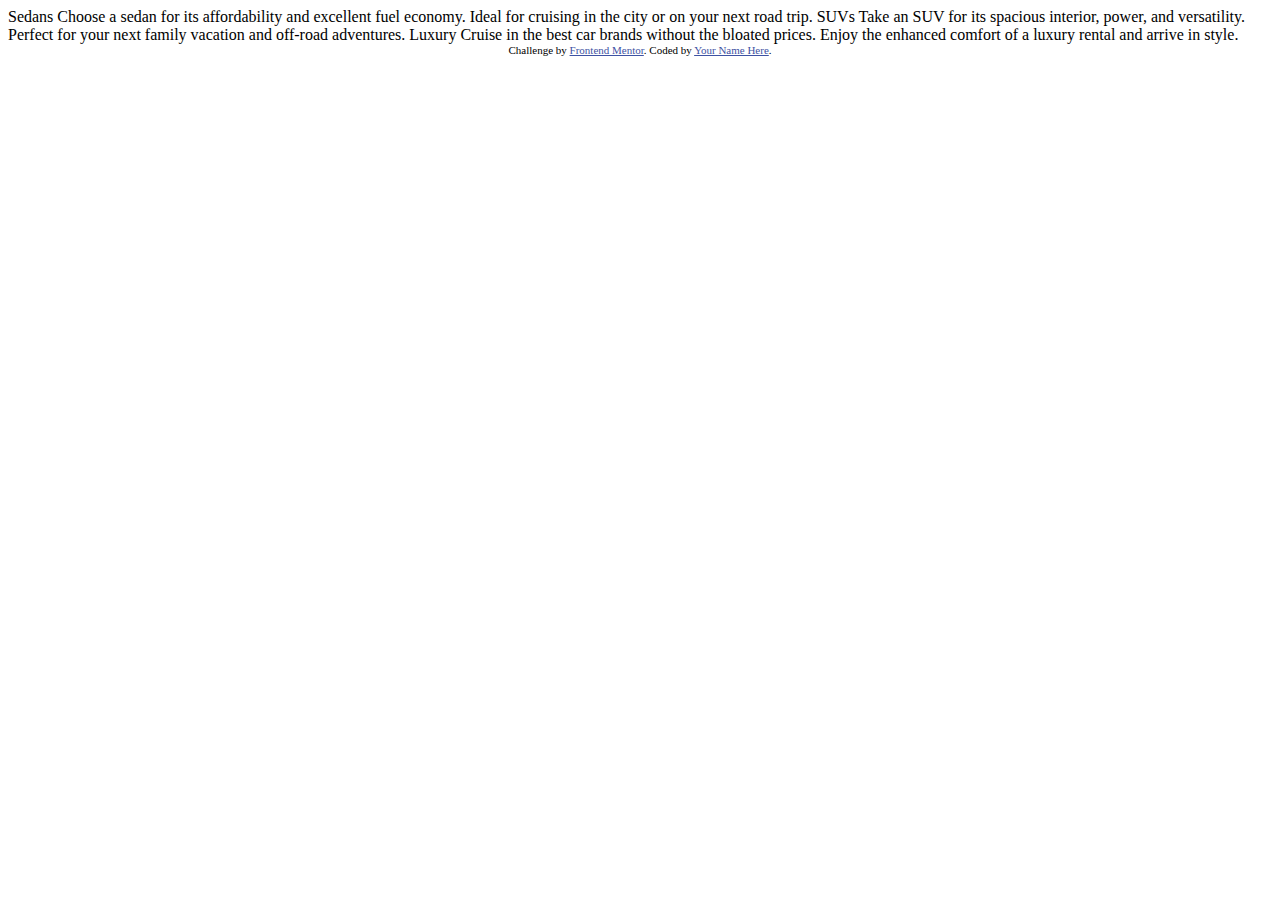
<file: 3-column-preview-card-component-main/index.html>
<!DOCTYPE html>
<html lang="en">
<head>
  <meta charset="UTF-8">
  <meta name="viewport" content="width=device-width, initial-scale=1.0"> <!-- displays site properly based on user's device -->

  <link rel="icon" type="image/png" sizes="32x32" href="./images/favicon-32x32.png">
  
  <title>Frontend Mentor | 3-column preview card component</title>

  <!-- Feel free to remove these styles or customise in your own stylesheet 👍 -->
  <style>
    .attribution { font-size: 11px; text-align: center; }
    .attribution a { color: hsl(228, 45%, 44%); }
  </style>
</head>
<body>
  
  Sedans
  Choose a sedan for its affordability and excellent fuel economy. Ideal for cruising in the city 
  or on your next road trip.

  SUVs
  Take an SUV for its spacious interior, power, and versatility. Perfect for your next family vacation 
  and off-road adventures.

  Luxury
  Cruise in the best car brands without the bloated prices. Enjoy the enhanced comfort of a luxury 
  rental and arrive in style.
  
  <div class="attribution">
    Challenge by <a href="https://www.frontendmentor.io?ref=challenge" target="_blank">Frontend Mentor</a>. 
    Coded by <a href="#">Your Name Here</a>.
  </div>
</body>
</html>
</file>
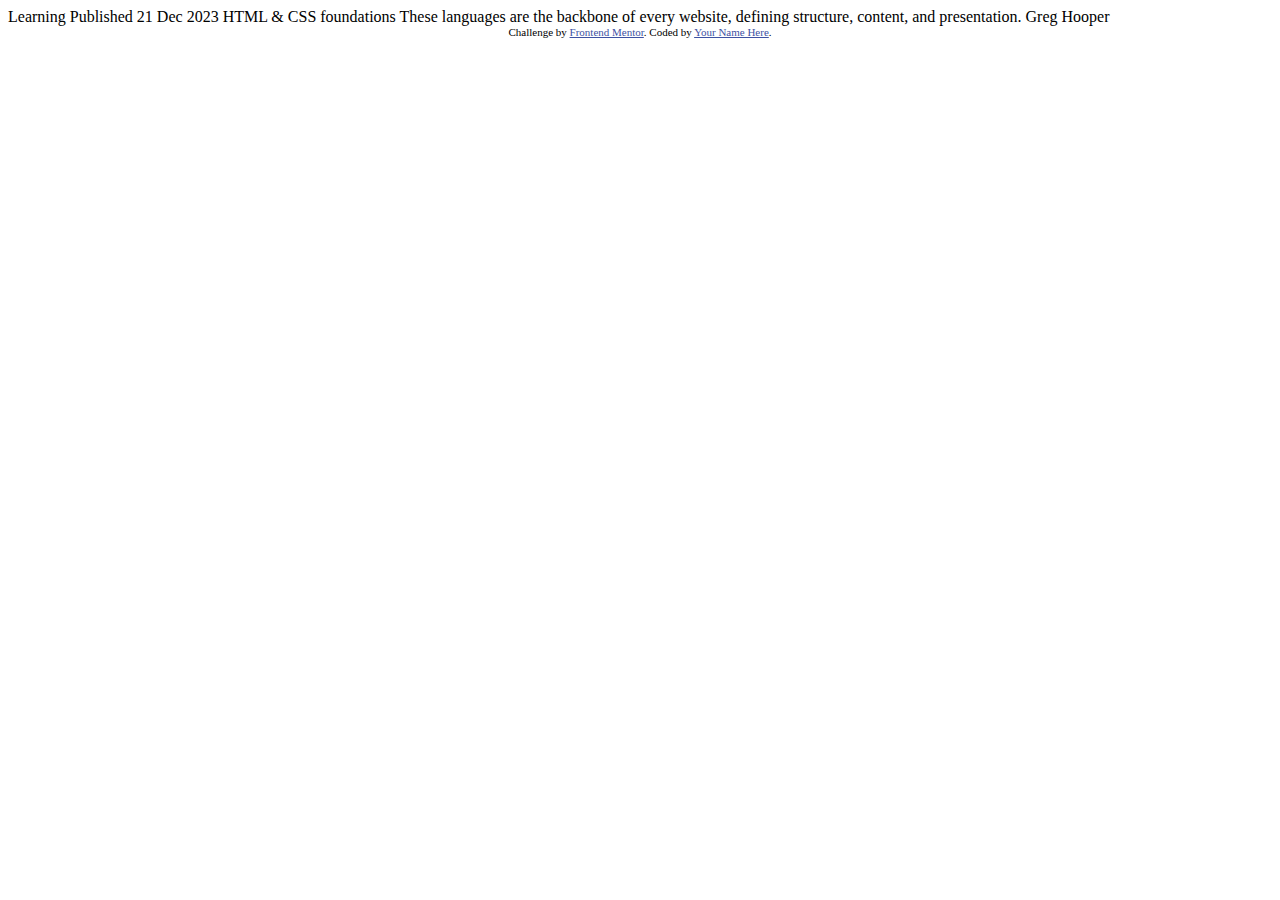
<file: blog-preview-card-main/index.html>
<!DOCTYPE html>
<html lang="en">
<head>
  <meta charset="UTF-8">
  <meta name="viewport" content="width=device-width, initial-scale=1.0"> <!-- displays site properly based on user's device -->

  <link rel="icon" type="image/png" sizes="32x32" href="./assets/images/favicon-32x32.png">
  
  <title>Frontend Mentor | Blog preview card</title>

  <!-- Feel free to remove these styles or customise in your own stylesheet 👍 -->
  <style>
    .attribution { font-size: 11px; text-align: center; }
    .attribution a { color: hsl(228, 45%, 44%); }
  </style>
</head>
<body>

  Learning

  Published 21 Dec 2023

  HTML & CSS foundations

  These languages are the backbone of every website, defining structure, content, and presentation.

  Greg Hooper
  
  <div class="attribution">
    Challenge by <a href="https://www.frontendmentor.io?ref=challenge" target="_blank">Frontend Mentor</a>. 
    Coded by <a href="#">Your Name Here</a>.
  </div>
</body>
</html>
</file>
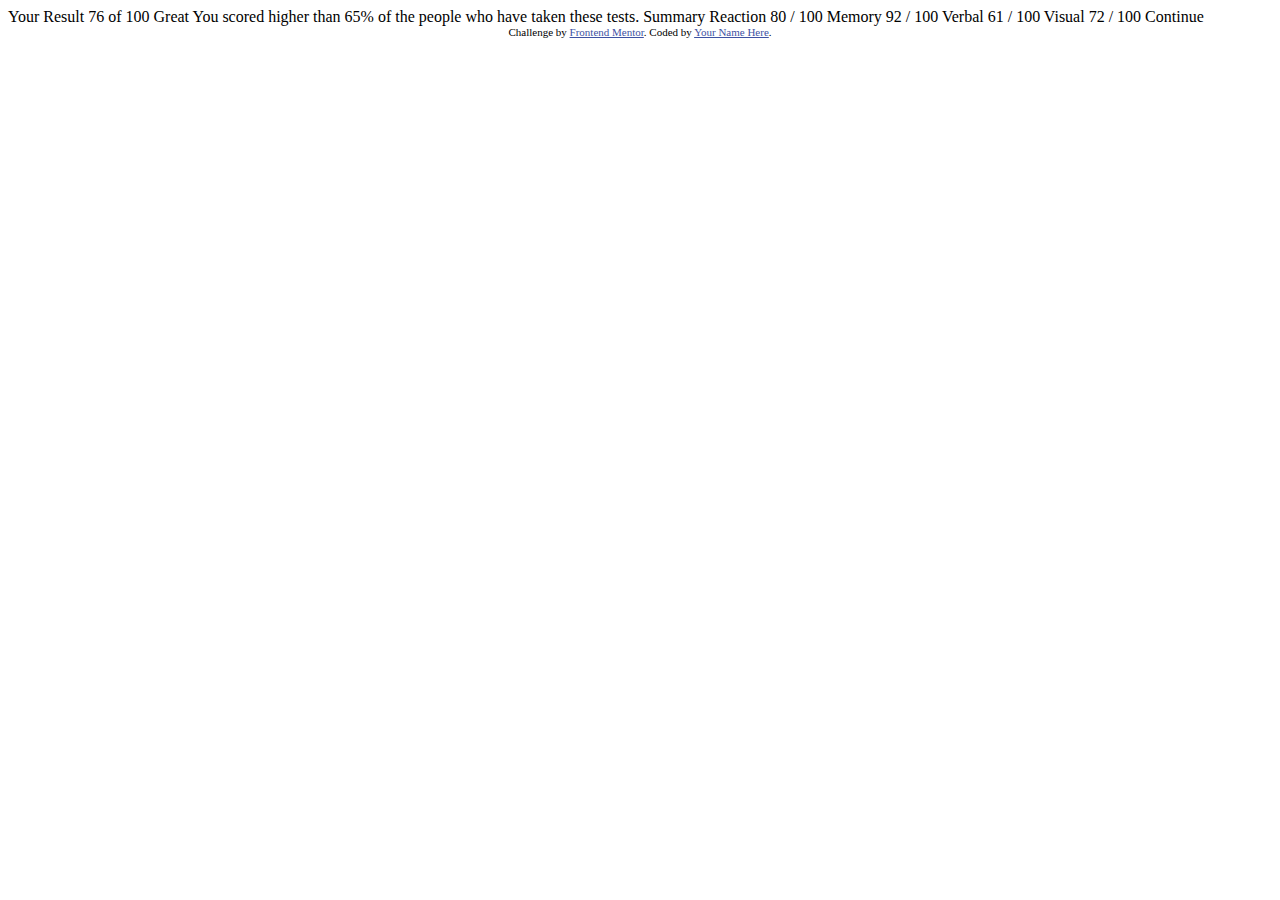
<file: results-summary-component-main/index.html>
<!DOCTYPE html>
<html lang="en">
<head>
  <meta charset="UTF-8">
  <meta name="viewport" content="width=device-width, initial-scale=1.0"> <!-- displays site properly based on user's device -->

  <link rel="icon" type="image/png" sizes="32x32" href="./assets/images/favicon-32x32.png">
  
  <title>Frontend Mentor | Results summary component</title>

  <!-- Feel free to remove these styles or customise in your own stylesheet 👍 -->
  <style>
    .attribution { font-size: 11px; text-align: center; }
    .attribution a { color: hsl(228, 45%, 44%); }
  </style>
</head>
<body>

  Your Result
  76
  of 100

  Great
  You scored higher than 65% of the people who have taken these tests.
  
  Summary

  Reaction
  80 / 100

  Memory
  92 / 100

  Verbal
  61 / 100

  Visual
  72 / 100

  Continue
  
  <div class="attribution">
    Challenge by <a href="https://www.frontendmentor.io?ref=challenge" target="_blank">Frontend Mentor</a>. 
    Coded by <a href="#">Your Name Here</a>.
  </div>
</body>
</html>
</file>
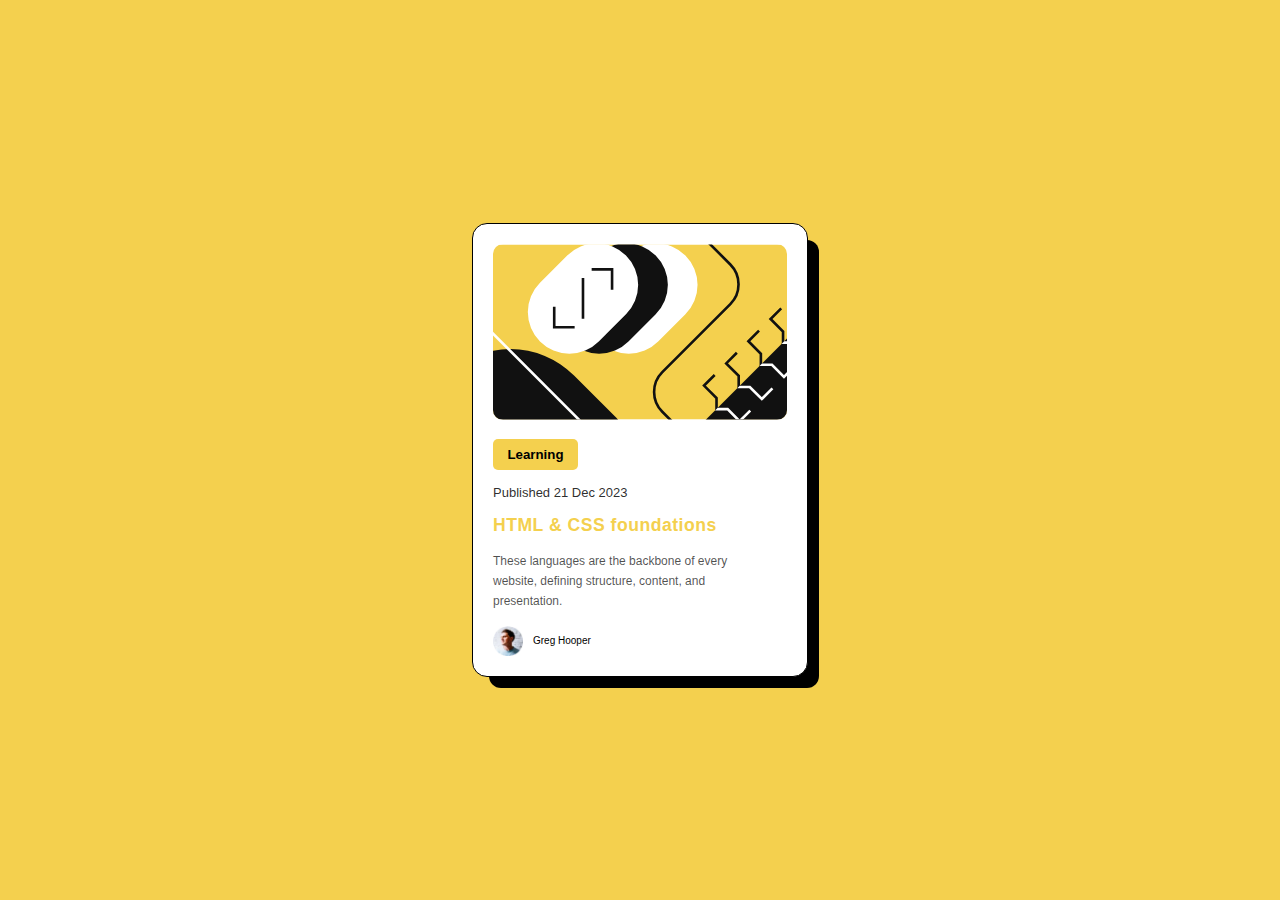
<file: blog-preview-card-main/exercice/index.html>
<!DOCTYPE html>
<html lang="en">
  <head>
    <meta charset="UTF-8" />
    <meta name="viewport" content="width=device-width, initial-scale=1.0" />
    <title>Document</title>
    <link rel="stylesheet" href="style.css" />
  </head>
  <body>
    <div class="container">
      <img
        class="fondo"
        src="/blog-preview-card-main/assets/images/illustration-article.svg"
        alt=""
      />
      <h5>Learning</h5>
      <p class="fecha">Published 21 Dec 2023</p>
      <h1>HTML & CSS foundations</h1>
      <p class="descripcion">
        These languages are the backbone of every website, defining structure,
        content, and presentation.
      </p>

      <div class="container_avatar">
        <img
          class="avatar"
          src="/blog-preview-card-main/assets/images/image-avatar.webp"
          alt=""
        />
        <p class="autor">Greg Hooper</p>
      </div>
    </div>
  </body>
</html>
</file>
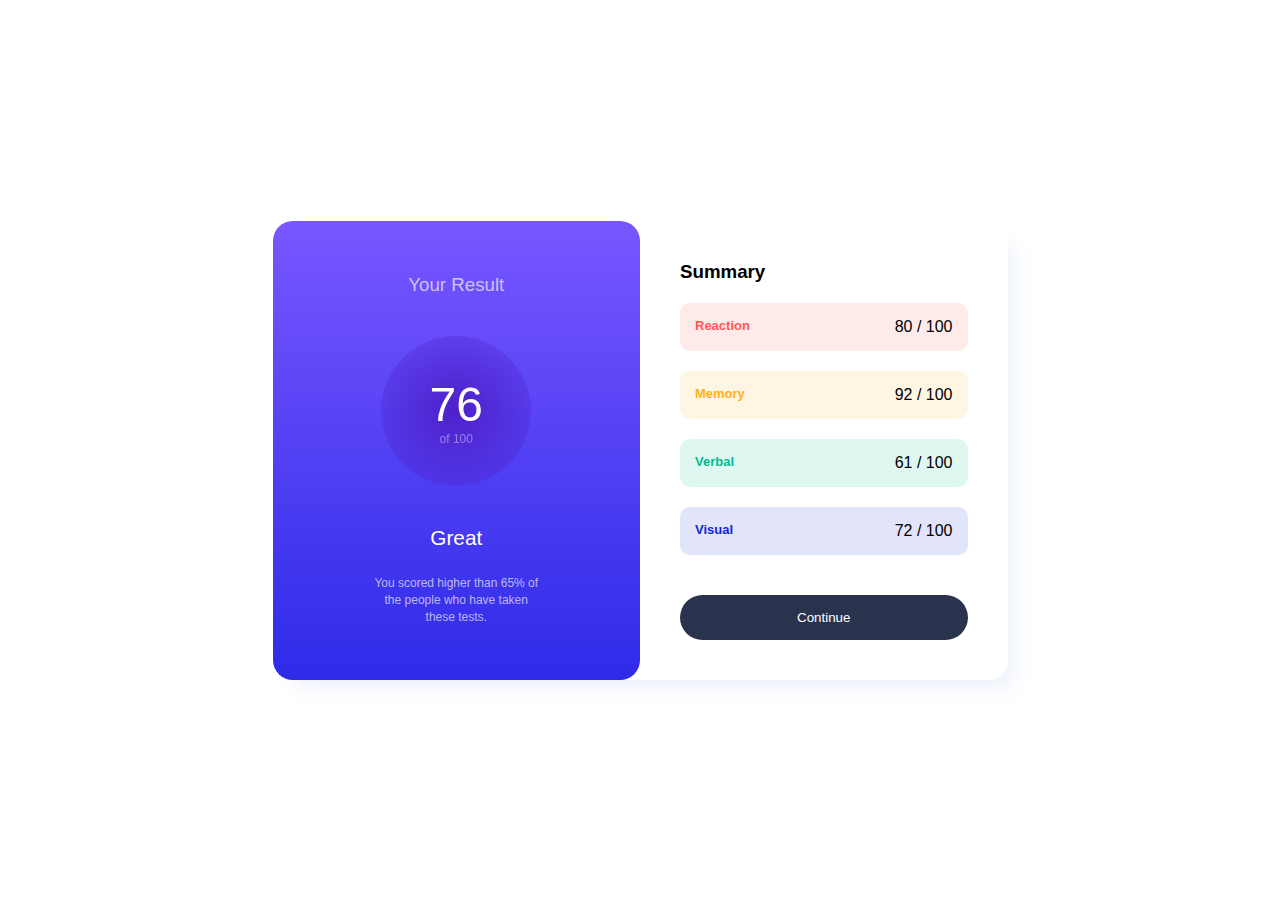
<file: results-summary-component-main/exercice/index.html>
<!DOCTYPE html>
<html lang="en">
  <head>
    <meta charset="UTF-8" />
    <meta name="viewport" content="width=device-width, initial-scale=1.0" />
    <title>Document</title>
    <link rel="stylesheet" href="style.css" />
  </head>
  <body>
    <div class="container">
      <div class="minicontainer-1">
        <h3 class="titulo_resultado">Your Result</h3>
        <p class="puntuacion_numero">
          76 <span class="maxima_puntuacion">of 100</span>
        </p>
        <p class="puntucacion_escrita">Great</p>
        <p class="puntuacion_info">
          You scored higher than 65% of the people who have taken these tests.
        </p>
      </div>
      <div class="minicontainer-2">
        <h3 class="sumario">Summary</h3>
        <div class="miniContainer_rates">
          <div class="miniContainer minicontainerColor-1">
            <p class="mismoEstilo reaction">Reaction</p>
            <p class="puntuacion_80">80 / 100</p>
          </div>
          <div class="miniContainer minicontainerColor-2">
            <p class="mismoEstilo memory">Memory</p>
            <p class="puntuacion_92">92 / 100</p>
          </div>
          <div class="miniContainer minicontainerColor-3">
            <p class="mismoEstilo verbal">Verbal</p>
            <p class="puntuacion_61">61 / 100</p>
          </div>
          <div class="miniContainer minicontainerColor-4">
            <p class="mismoEstilo visual">Visual</p>
            <p class="puntuacion_72">72 / 100</p>
          </div>
        </div>
        <button>Continue</button>
      </div>
    </div>
  </body>
</html>
</file>
<file: blog-preview-card-main/exercice/style.css>
* {
  margin: 0;
  padding: 0;
  box-sizing: border-box;
}

body {
  height: 100vh;
  font-family: sans-serif;
  display: flex;
  justify-content: center;
  align-items: center;
  background-color: hsl(47, 88%, 63%);
}

.container {
  border: solid 1px;
  width: 336px;
  padding: 20px;
  border-radius: 15px;
  background-color: rgb(255, 255, 255);
  box-shadow: 14px 14px 0px -3px rgb(0, 0, 0);
  margin: 20px;
}

.container .fondo {
  max-width: 100%;
  height: auto;
  border-radius: 10px;
}

.container h5 {
  background-color: hsl(47, 88%, 63%);
  width: 85px;
  text-align: center;
  border-radius: 5px;
  padding: 8px;
  margin: 15px 0;
}

.container .fecha {
  font-size: 13px;
  color: rgba(0, 0, 0, 0.839);
}

.container h1 {
  font-size: 1.1rem;
  margin: 15px 0;
  color: hsl(47, 88%, 63%);
  letter-spacing: 0.5px;
}

.container .descripcion {
  font-size: 12px;
  font-weight: 100;
  color: rgba(0, 0, 0, 0.686);
  width: 250px;
  line-height: 20px;
}

.container .container_avatar {
  display: flex;
  margin-top: 15px;
  align-items: center;
}

.container .container_avatar .avatar {
  width: 30px;
  margin-right: 10px;
}

.container .container_avatar .autor {
  font-size: 10px;
  color: black;
}
</file>
<file: results-summary-component-main/exercice/style.css>
/* Primarios */
:root {
  --light-red: hsl(0, 100%, 67%);
  --orangey-yellow: hsl(39, 100%, 56%);
  --green-teal: hsl(166, 100%, 37%);
  --cobalt-blue: hsl(234, 85%, 45%);
}

/* Grandientes */
:root {
  --light-slate-blue-bg: hsl(252, 100%, 67%);
  --light-royal-blue-bg: hsl(241, 81%, 54%);
  --violet-blue-circle: hsla(256, 72%, 46%, 1);
  --persian-blue-circle: hsla(241, 72%, 46%, 0);
}

/* Fuentes */
@import url("https://fonts.googleapis.com/css2?family=Hanken+Grotesk:ital,wght@0,500;0,700;0,800;1,500;1,700;1,800&display=swap");

* {
  margin: 0;
  padding: 0;
  box-sizing: border-box;
  font-family: "Hanken Grotesk", sans-serif;
}

body {
  height: 100vh;
  display: flex;
  justify-content: center;
  align-items: center;
}

.container {
  width: 735px;
  display: flex;
  box-shadow: 13px 15px 20px -8px hsla(219, 60%, 74%, 0.19);
  border-radius: 20px;
}

.minicontainer-2,
.minicontainer-1 {
  flex: 1;
  padding: 40px;
}

/* Primer container */

.minicontainer-1 {
  display: flex;
  flex-direction: column;
  justify-content: center;
  align-items: center;
  background: linear-gradient(
    to bottom,
    var(--light-slate-blue-bg),
    var(--light-royal-blue-bg)
  );
  color: white;
  border-radius: 20px;
}

.minicontainer-1 .titulo_resultado {
  font-weight: 400;
  color: rgba(255, 255, 255, 0.663);
}

.puntuacion_numero {
  background: radial-gradient(
    circle,
    var(--violet-blue-circle),
    var(--persian-blue-circle)
  );
  display: flex;
  flex-direction: column;
  justify-content: center;
  align-items: center;
  border-radius: 50%;
  width: 150px;
  height: 150px;
  margin: 40px;
  filter: blur(0.5px); /* Ajusta el valor de blur según tus preferencias */
}

.minicontainer-1 .puntuacion_numero {
  font-size: 3rem;
}

.minicontainer-1 .puntuacion_numero .maxima_puntuacion {
  font-size: 12px;
  color: rgba(255, 255, 255, 0.404);
}

.minicontainer-1 .puntucacion_escrita {
  font-size: 1.3rem;
}

.minicontainer-1 .puntuacion_info {
  max-width: 170px;
  text-align: center;
  margin-top: 25px;
  font-size: 12px;
  color: rgba(255, 255, 255, 0.663);
  line-height: 17px;
}

/* Segundo container */

.minicontainer-2 .miniContainer {
  display: flex;
  padding: 15px;
  margin: 20px 0;
  justify-content: space-between;
}

.minicontainer-2 .mismoEstilo {
  font-size: 13px;
  font-weight: 700;
}

.miniContainer {
  border-radius: 10px;
}

.minicontainer-2 .reaction {
  color: var(--light-red);
}

.minicontainer-2 .memory {
  color: var(--orangey-yellow);
}

.minicontainer-2 .verbal {
  color: var(--green-teal);
}

.minicontainer-2 .visual {
  color: var(--cobalt-blue);
}

.minicontainer-2 .minicontainerColor-1 {
  background-color: hsla(0, 100%, 67%, 0.127);
}

.minicontainer-2 .minicontainerColor-2 {
  background-color: hsla(39, 100%, 56%, 0.127);
}

.minicontainer-2 .minicontainerColor-3 {
  background-color: hsla(166, 100%, 37%, 0.127);
}

.minicontainer-2 .minicontainerColor-4 {
  background-color: hsla(234, 85%, 45%, 0.127);
}

.minicontainer-2 button {
  background-color: rgb(42, 51, 78);
  color: white;
  border: none;
  width: 100%;
  padding: 15px;
  border-radius: 30px;
  margin-top: 20px;
}
</file>
